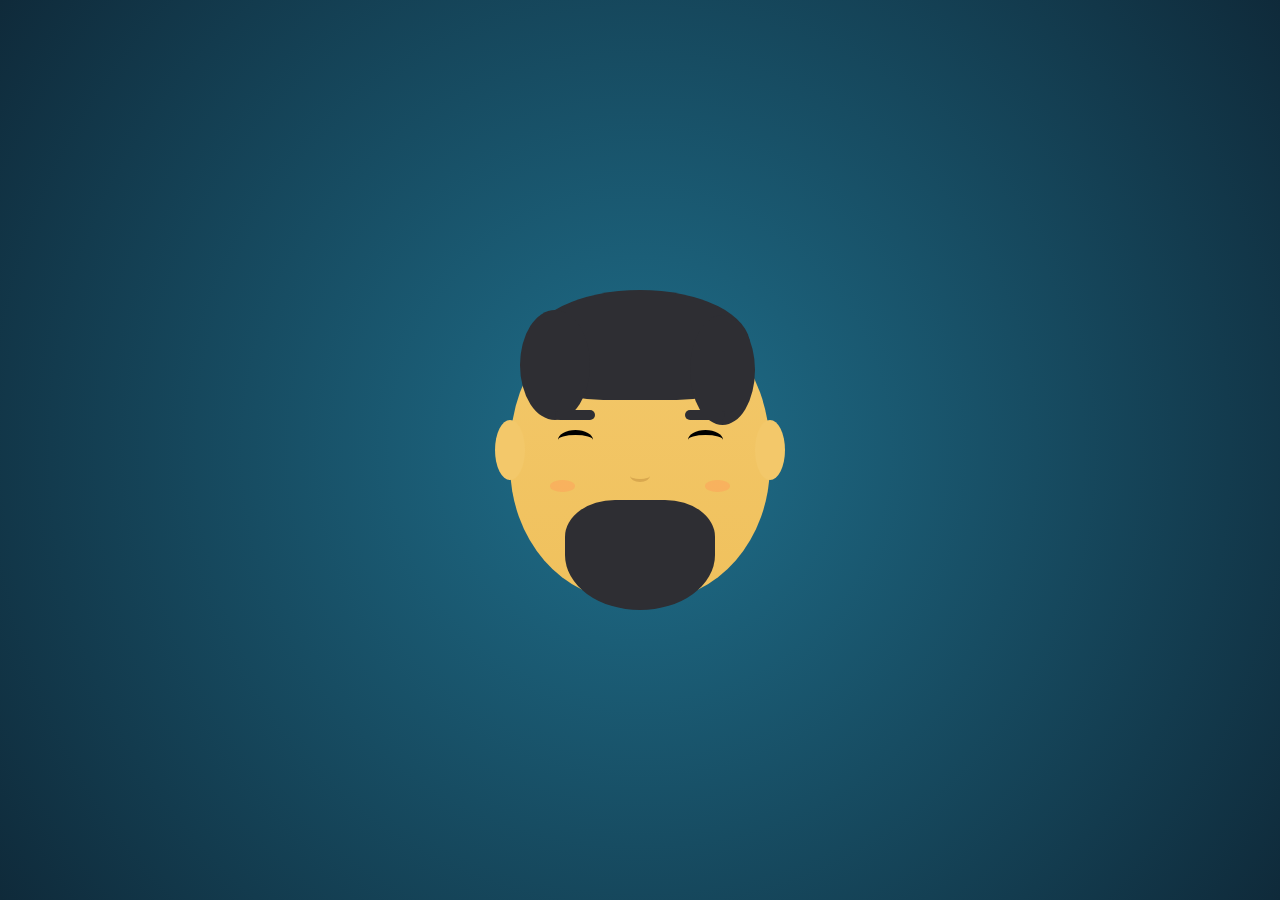
<file: index.html>
<!DOCTYPE html>
<html lang="en">
<head>
  <meta charset="UTF-8">
  <title>CSS Avatar</title>
  <link rel="stylesheet" href="styles.css">
</head>
<body>

<div class="head">
  <div class="hair"></div>

  <div class="ear left"></div>
  <div class="ear right"></div>

  <div class="brows">
    <div class="brow"></div>
    <div class="brow"></div>
  </div>

  <div class="eyes">
    <div class="eye"></div>
    <div class="eye"></div>
  </div>

  <div class="nose"></div>

  <div class="blush left"></div>
  <div class="blush right"></div>

  <div class="mouth">
    <div class="tongue"></div>
  </div>

  <div class="beard"></div>
</div>

</body>
</html>
</file>
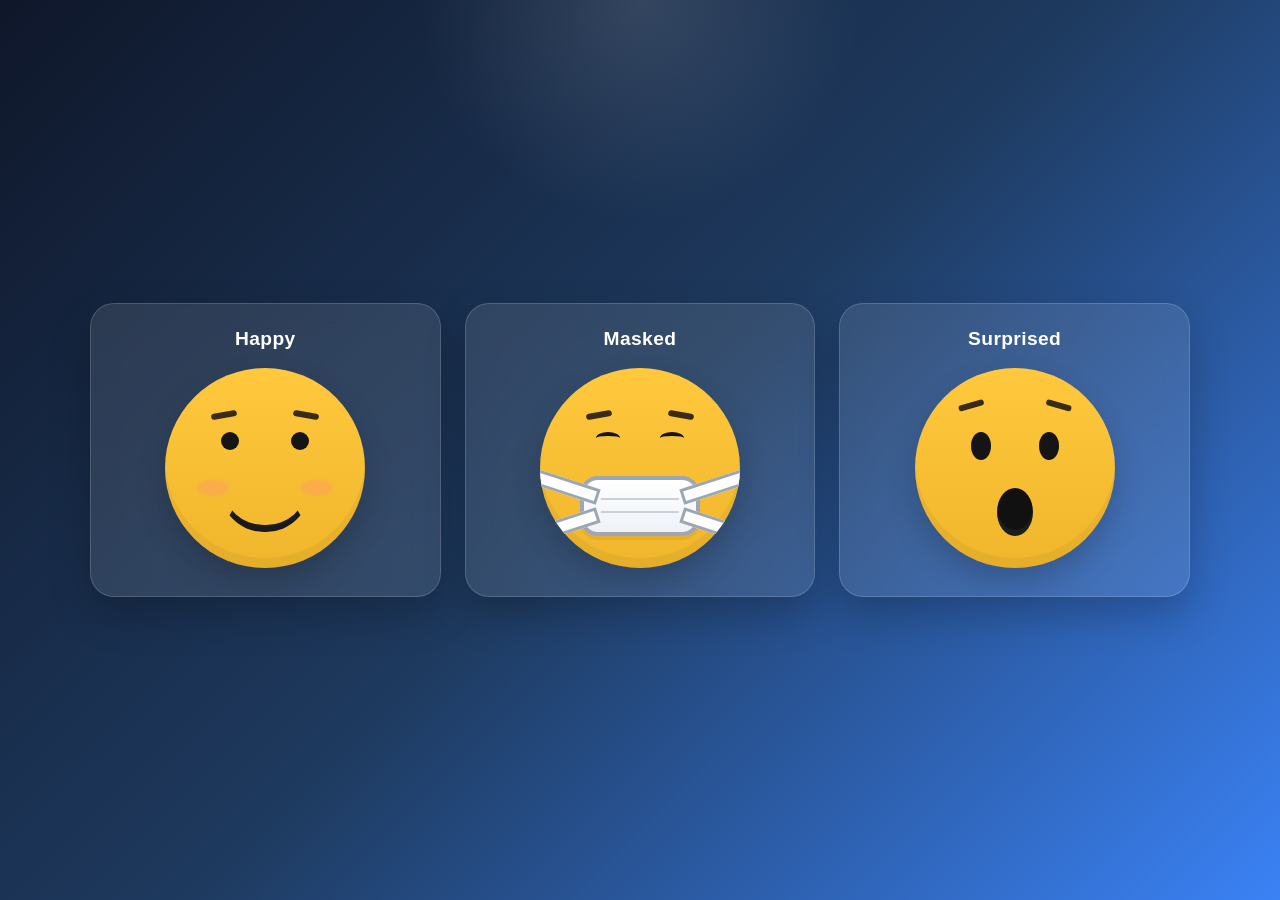
<file: CSS-emoji-illustrations/index.html>
<!DOCTYPE html>
<html lang="en">
<head>
  <meta charset="UTF-8" />
  <meta name="viewport" content="width=device-width, initial-scale=1.0" />
  <title>CSS Emoji Illustrations</title>
  <link rel="stylesheet" href="styles.css" />
</head>
<body>
<main class="gallery">
  <section class="emoji-card">
    <h2>Happy</h2>
    <div class="emoji">
      <div class="head">
        <div class="eyes">
          <div class="eye eye-left"></div>
          <div class="eye eye-right"></div>
        </div>
        <div class="brows">
          <div class="brow brow-left"></div>
          <div class="brow brow-right"></div>
        </div>
        <div class="blush blush-left"></div>
        <div class="blush blush-right"></div>
        <div class="mouth smile"></div>
      </div>
    </div>
  </section>

  <section class="emoji-card">
    <h2>Masked</h2>
    <div class="emoji">
      <div class="head">
        <div class="eyes">
          <div class="eye eye-left closed"></div>
          <div class="eye eye-right closed"></div>
        </div>
        <div class="brows">
          <div class="brow brow-left"></div>
          <div class="brow brow-right"></div>
        </div>
        <div class="face-mask">
          <div class="strap strap-top-left"></div>
          <div class="strap strap-top-right"></div>
          <div class="strap strap-bottom-left"></div>
          <div class="strap strap-bottom-right"></div>
          <div class="mask-fold fold-1"></div>
          <div class="mask-fold fold-2"></div>
        </div>
      </div>
    </div>
  </section>

  <section class="emoji-card">
    <h2>Surprised</h2>
    <div class="emoji">
      <div class="head">
        <div class="eyes">
          <div class="eye eye-left wide"></div>
          <div class="eye eye-right wide"></div>
        </div>
        <div class="brows surprise-brows">
          <div class="brow brow-left lift"></div>
          <div class="brow brow-right lift"></div>
        </div>
        <div class="mouth open-mouth"></div>
      </div>
    </div>
  </section>
</main>
</body>
</html>
</file>
<file: styles.css>
*,
*::before,
*::after {
  box-sizing: border-box;
}

:root {
  --bg1: #0f2a3a;
  --bg2: #1f6f8b;

  --skin: #f3c86a;
  --skin-dark: #d9a84f;

  --hair: #2e2e33;
  --hair-soft: #3a3a40;

  --mouth: #2c2c32;
  --tongue: #f07f61;

  --blush: rgba(255, 160, 90, 0.5);
}

body {
  margin: 0;
  height: 100vh;
  display: grid;
  place-items: center;
  background: radial-gradient(circle, var(--bg2), var(--bg1));
}

/* HEAD */
.head {
  position: relative;
  width: 260px;
  height: 300px;
  background: linear-gradient(to bottom, var(--skin), #f0c15d);
  border-radius: 50% 50% 45% 45%;
}

/* HAIR */
.hair {
  position: absolute;
  top: -10px;
  left: 20px;
  width: 220px;
  height: 110px;
  background: var(--hair);
  border-radius: 60% 60% 40% 40%;
}

.hair::before {
  content: "";
  position: absolute;
  left: -10px;
  top: 20px;
  width: 70px;
  height: 110px;
  background: var(--hair);
  border-radius: 50%;
}

.hair::after {
  content: "";
  position: absolute;
  right: -5px;
  top: 25px;
  width: 65px;
  height: 110px;
  background: var(--hair);
  border-radius: 50%;
}

/* EARS */
.ear {
  position: absolute;
  top: 120px;
  width: 30px;
  height: 60px;
  background: var(--skin);
  border-radius: 50%;
}

.ear.left { left: -15px; }
.ear.right { right: -15px; }

/* EYES */
.eyes {
  position: absolute;
  top: 130px;
  width: 100%;
  display: flex;
  justify-content: space-around;
}

.eye {
  width: 35px;
  height: 20px;
  border-top: 5px solid black;
  border-radius: 50%;
}

/* BROWS */
.brows {
  position: absolute;
  top: 110px;
  width: 100%;
  display: flex;
  justify-content: space-around;
}

.brow {
  width: 40px;
  height: 10px;
  background: var(--hair);
  border-radius: 10px;
}

/* NOSE */
.nose {
  position: absolute;
  top: 170px;
  left: 50%;
  width: 20px;
  height: 12px;
  transform: translateX(-50%);
  border-bottom: 3px solid var(--skin-dark);
  border-radius: 50%;
}

/* BLUSH */
.blush {
  position: absolute;
  top: 180px;
  width: 25px;
  height: 12px;
  background: var(--blush);
  border-radius: 50%;
}

.blush.left { left: 40px; }
.blush.right { right: 40px; }

/* MOUTH */
.mouth {
  position: absolute;
  top: 200px;
  left: 50%;
  transform: translateX(-50%);
  width: 80px;
  height: 45px;
  background: var(--mouth);
  border-radius: 20px;
  overflow: hidden;
}

.tongue {
  position: absolute;
  bottom: -5px;
  left: 50%;
  transform: translateX(-50%);
  width: 35px;
  height: 30px;
  background: var(--tongue);
  border-radius: 50%;
}

/* BEARD */
.beard {
  position: absolute;
  bottom: -10px;
  left: 50%;
  transform: translateX(-50%);
  width: 150px;
  height: 110px;
  background: var(--hair);
  border-radius: 40% 40% 60% 60%;
}
</file>
<file: CSS-emoji-illustrations/styles.css>
*,
*::before,
*::after {
  box-sizing: border-box;
}

:root {
  --bg-1: #0f172a;
  --bg-2: #1e3a5f;
  --bg-3: #3b82f6;

  --card: rgba(255, 255, 255, 0.1);
  --card-border: rgba(255, 255, 255, 0.16);

  --emoji-yellow: #ffc83d;
  --emoji-yellow-dark: #f0b62c;
  --eye: #151515;
  --mask-border: #9da7b3;
  --mask-bg: #f7fafc;
  --blush: rgba(255, 153, 102, 0.45);
}

body {
  margin: 0;
  min-height: 100vh;
  padding: 32px 20px;
  display: flex;
  justify-content: center;
  align-items: center;
  font-family: Arial, Helvetica, sans-serif;
  background:
          radial-gradient(circle at top, rgba(255, 255, 255, 0.12), transparent 20%),
          linear-gradient(135deg, var(--bg-1), var(--bg-2), var(--bg-3));
}

.gallery {
  width: min(1100px, 100%);
  display: grid;
  grid-template-columns: repeat(3, minmax(220px, 1fr));
  gap: 24px;
}

.emoji-card {
  padding: 24px 18px 28px;
  border-radius: 24px;
  background: var(--card);
  border: 1px solid var(--card-border);
  backdrop-filter: blur(14px);
  box-shadow: 0 18px 40px rgba(0, 0, 0, 0.22);
  text-align: center;
}

.emoji-card h2 {
  margin: 0 0 18px;
  color: #ffffff;
  font-size: 1.2rem;
  letter-spacing: 0.4px;
}

.emoji {
  --emoji-size: 200px;
  width: var(--emoji-size);
  height: var(--emoji-size);
  margin: 0 auto;
  animation: floaty 3.4s ease-in-out infinite;
}

.head {
  position: relative;
  width: 100%;
  height: 100%;
  overflow: hidden;
  border-radius: 50%;
  background: linear-gradient(180deg, var(--emoji-yellow), var(--emoji-yellow-dark));
  box-shadow:
          inset 0 -10px 0 rgba(0, 0, 0, 0.05),
          0 14px 30px rgba(0, 0, 0, 0.18);
}

.eyes {
  position: absolute;
  top: calc(var(--emoji-size) * 0.32);
  left: 50%;
  width: calc(var(--emoji-size) * 0.88);
  transform: translateX(-50%);
}

.eye {
  position: absolute;
  background: var(--eye);
}

.eye-left {
  left: calc(var(--emoji-size) * 0.22);
}

.eye-right {
  right: calc(var(--emoji-size) * 0.22);
}

/* happy default eyes */
.eye:not(.closed):not(.wide) {
  width: calc(var(--emoji-size) * 0.09);
  height: calc(var(--emoji-size) * 0.09);
  border-radius: 50%;
}

/* smiling closed eyes */
.eye.closed {
  width: calc(var(--emoji-size) * 0.12);
  height: calc(var(--emoji-size) * 0.06);
  background: transparent;
  border-top: calc(var(--emoji-size) * 0.02) solid var(--eye);
  border-radius: 50%;
}

/* surprised eyes */
.eye.wide {
  width: calc(var(--emoji-size) * 0.1);
  height: calc(var(--emoji-size) * 0.14);
  border-radius: 50%;
}

.brows {
  position: absolute;
  top: calc(var(--emoji-size) * 0.22);
  left: 50%;
  width: calc(var(--emoji-size) * 0.9);
  transform: translateX(-50%);
}

.brow {
  position: absolute;
  width: calc(var(--emoji-size) * 0.13);
  height: calc(var(--emoji-size) * 0.03);
  background: #3a2b16;
  border-radius: 999px;
}

.brow-left {
  left: calc(var(--emoji-size) * 0.18);
  transform: rotate(-10deg);
}

.brow-right {
  right: calc(var(--emoji-size) * 0.18);
  transform: rotate(10deg);
}

.surprise-brows .brow-left.lift {
  transform: rotate(-16deg) translateY(-10px);
}

.surprise-brows .brow-right.lift {
  transform: rotate(16deg) translateY(-10px);
}

.blush {
  position: absolute;
  top: calc(var(--emoji-size) * 0.56);
  width: calc(var(--emoji-size) * 0.16);
  height: calc(var(--emoji-size) * 0.08);
  border-radius: 50%;
  background: var(--blush);
  filter: blur(1px);
}

.blush-left {
  left: calc(var(--emoji-size) * 0.16);
}

.blush-right {
  right: calc(var(--emoji-size) * 0.16);
}

.mouth,
.face-mask {
  position: absolute;
  left: 50%;
  transform: translateX(-50%);
}

/* happy smile */
.smile {
  bottom: calc(var(--emoji-size) * 0.18);
  width: calc(var(--emoji-size) * 0.45);
  height: calc(var(--emoji-size) * 0.22);
  border-radius: 0 0 999px 999px;
  border-bottom: calc(var(--emoji-size) * 0.035) solid #1a1a1a;
  border-left: calc(var(--emoji-size) * 0.02) solid transparent;
  border-right: calc(var(--emoji-size) * 0.02) solid transparent;
}

/* surprised mouth */
.open-mouth {
  bottom: calc(var(--emoji-size) * 0.16);
  width: calc(var(--emoji-size) * 0.18);
  height: calc(var(--emoji-size) * 0.24);
  background: #111111;
  border-radius: 50%;
  box-shadow: inset 0 -6px 0 rgba(255, 255, 255, 0.05);
}

/* mask emoji */
.face-mask {
  bottom: calc(var(--emoji-size) * 0.16);
  width: calc(var(--emoji-size) * 0.6);
  height: calc(var(--emoji-size) * 0.3);
  background: linear-gradient(180deg, #ffffff, #eef2f7);
  border: calc(var(--emoji-size) * 0.02) solid var(--mask-border);
  border-radius: 18px;
  box-shadow: 0 4px 0 rgba(0, 0, 0, 0.06);
}

.mask-fold {
  position: absolute;
  left: 50%;
  width: 70%;
  height: 2px;
  background: #c8d0d8;
  transform: translateX(-50%);
}

.fold-1 {
  top: 34%;
}

.fold-2 {
  top: 60%;
}

.strap {
  position: absolute;
  background: #ffffff;
  border: calc(var(--emoji-size) * 0.018) solid var(--mask-border);
  width: calc(var(--emoji-size) * 0.36);
  height: calc(var(--emoji-size) * 0.08);
  z-index: -1;
}

.strap-top-left {
  top: calc(var(--emoji-size) * -0.01);
  left: calc(var(--emoji-size) * -0.28);
  transform: rotate(18deg);
}

.strap-top-right {
  top: calc(var(--emoji-size) * -0.01);
  right: calc(var(--emoji-size) * -0.28);
  transform: rotate(-18deg);
}

.strap-bottom-left {
  bottom: calc(var(--emoji-size) * -0.01);
  left: calc(var(--emoji-size) * -0.28);
  transform: rotate(-18deg);
}

.strap-bottom-right {
  bottom: calc(var(--emoji-size) * -0.01);
  right: calc(var(--emoji-size) * -0.28);
  transform: rotate(18deg);
}

@keyframes floaty {
  0%,
  100% {
    transform: translateY(0);
  }
  50% {
    transform: translateY(-8px);
  }
}

@media (max-width: 860px) {
  .gallery {
    grid-template-columns: 1fr;
    justify-items: center;
  }

  .emoji-card {
    width: min(360px, 100%);
  }
}
</file>
